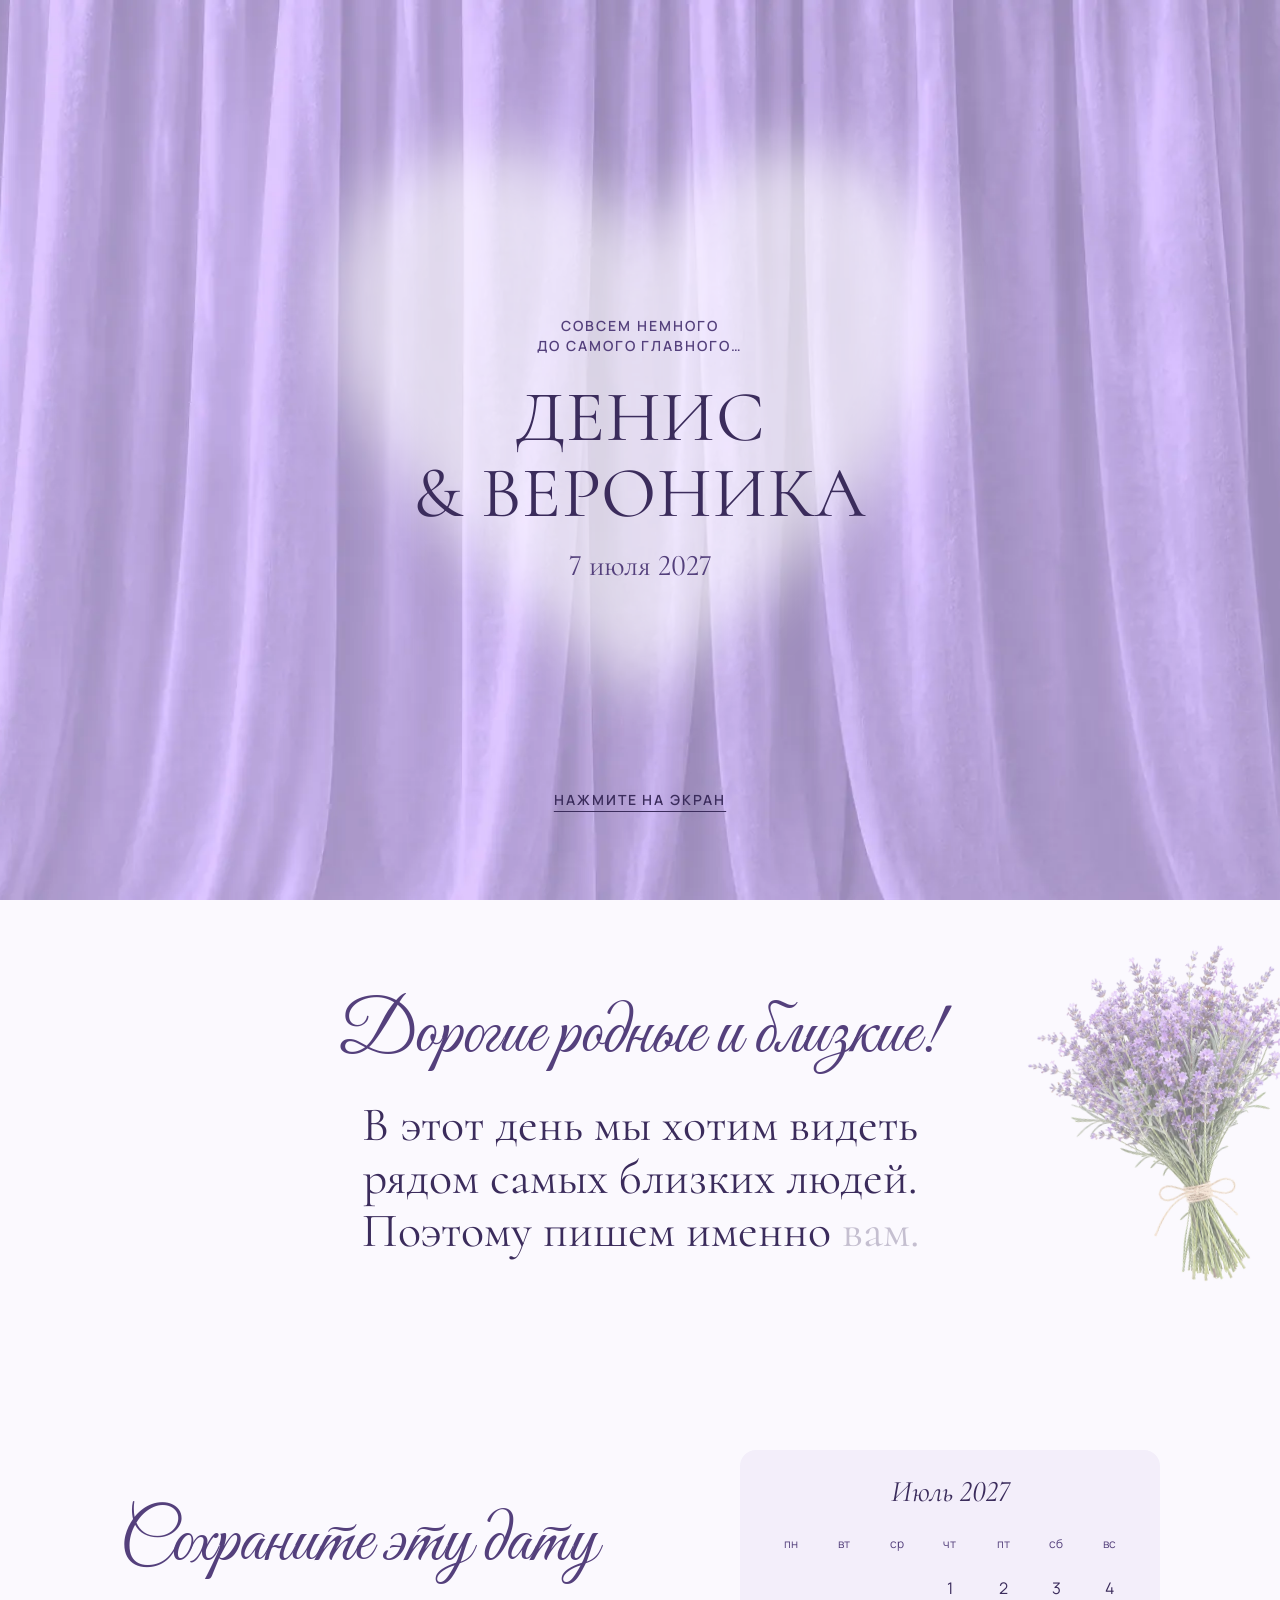
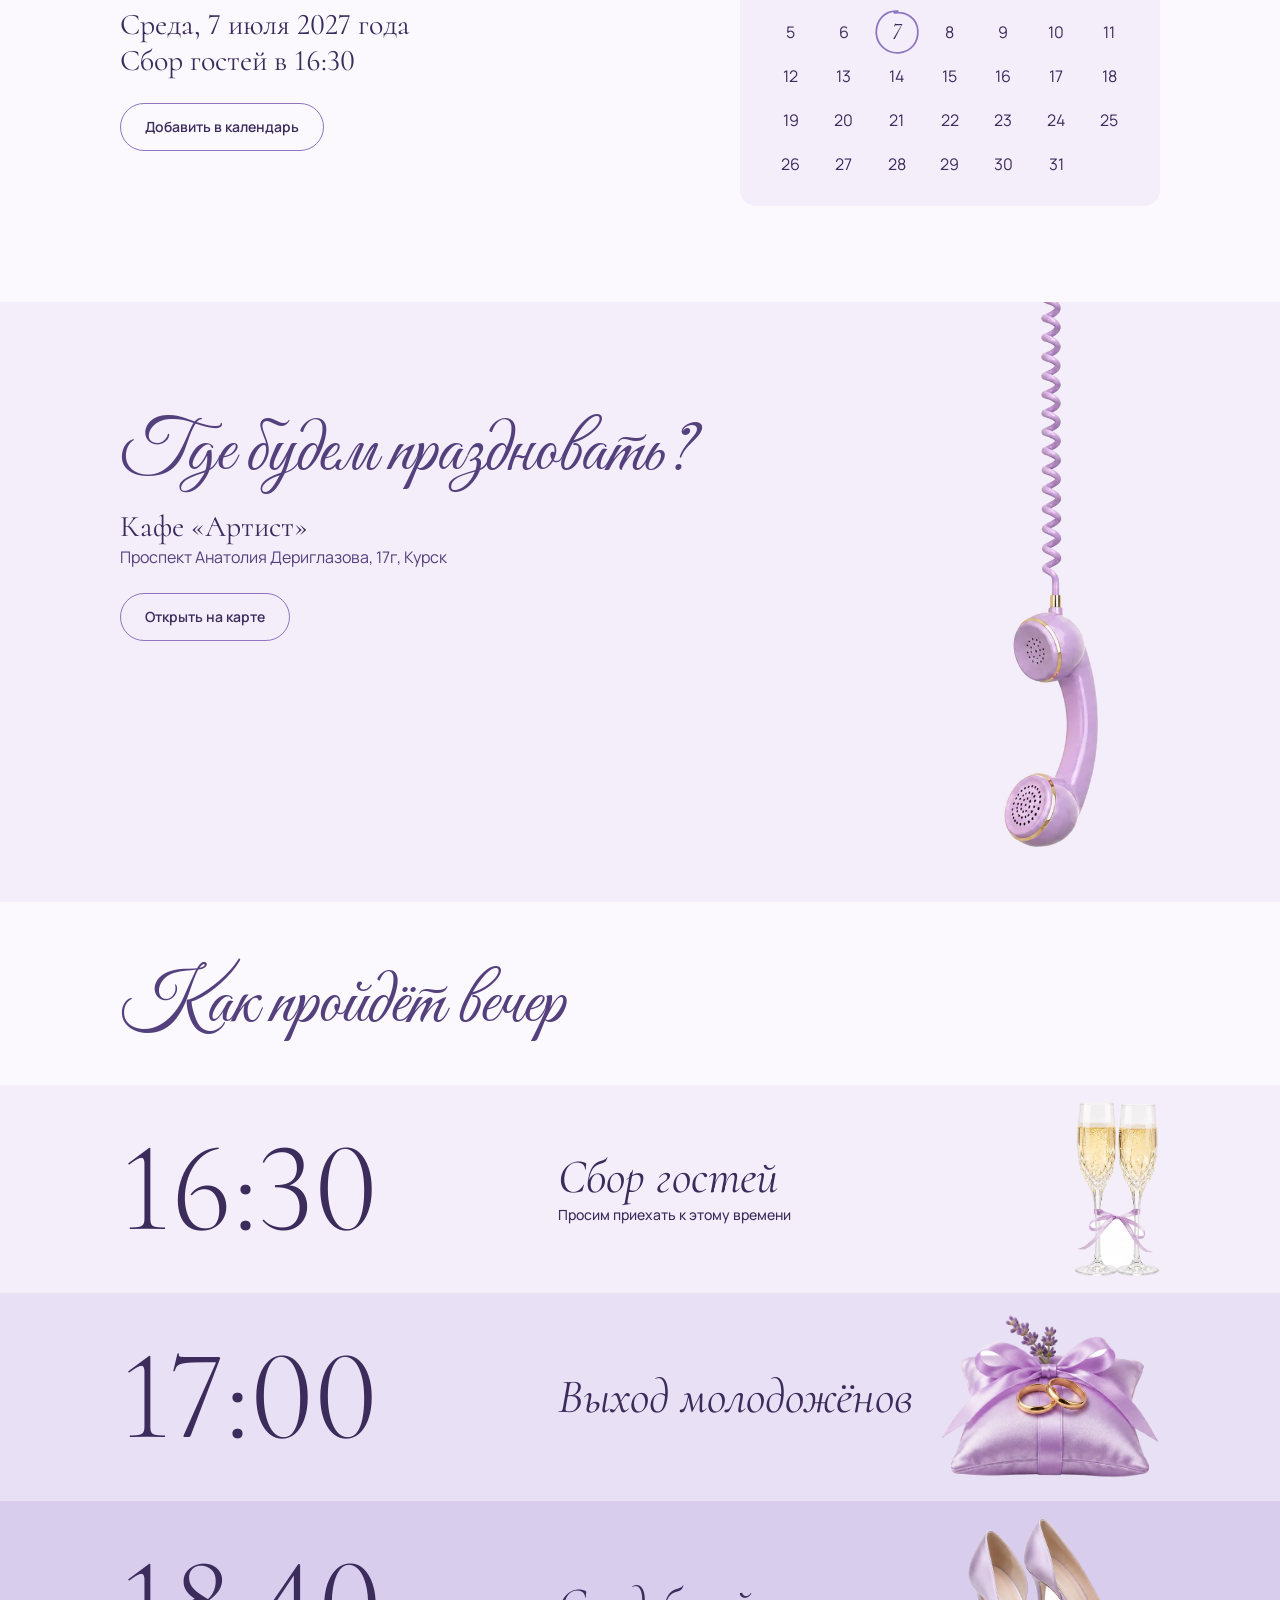
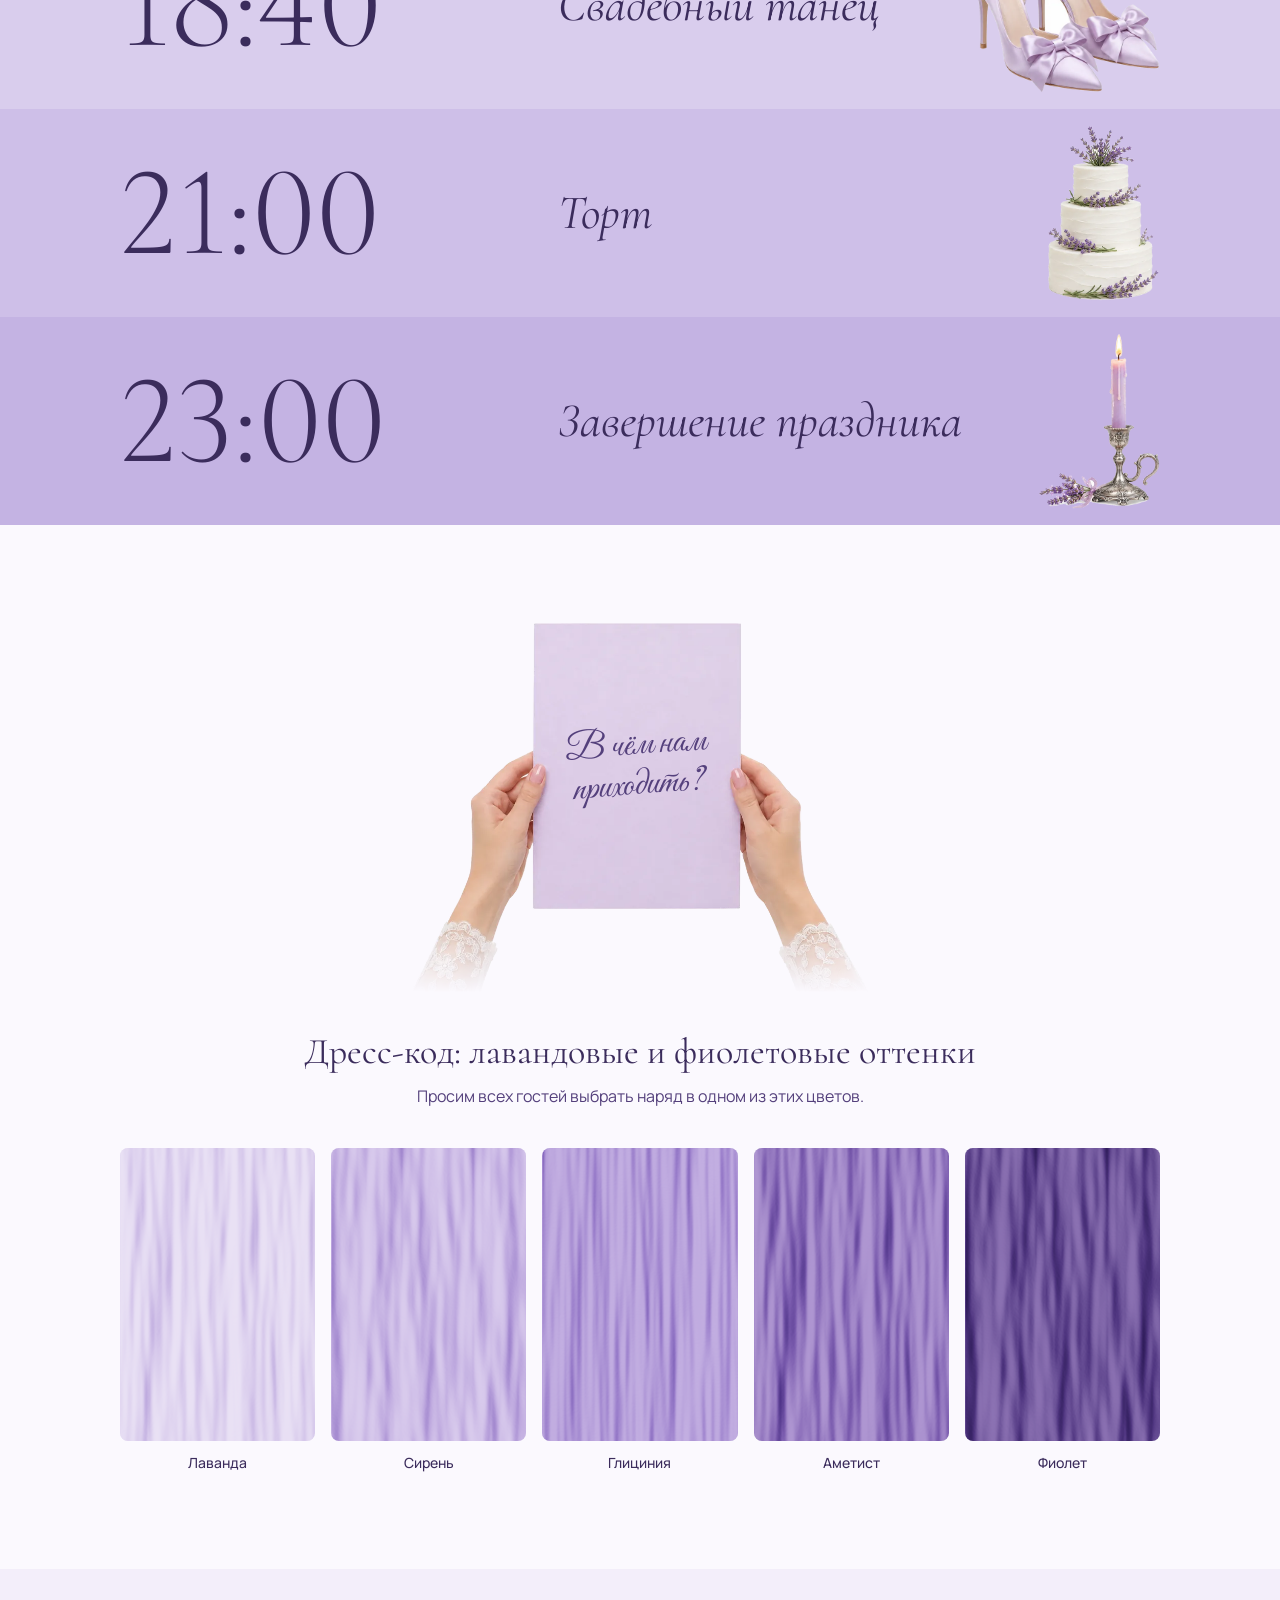
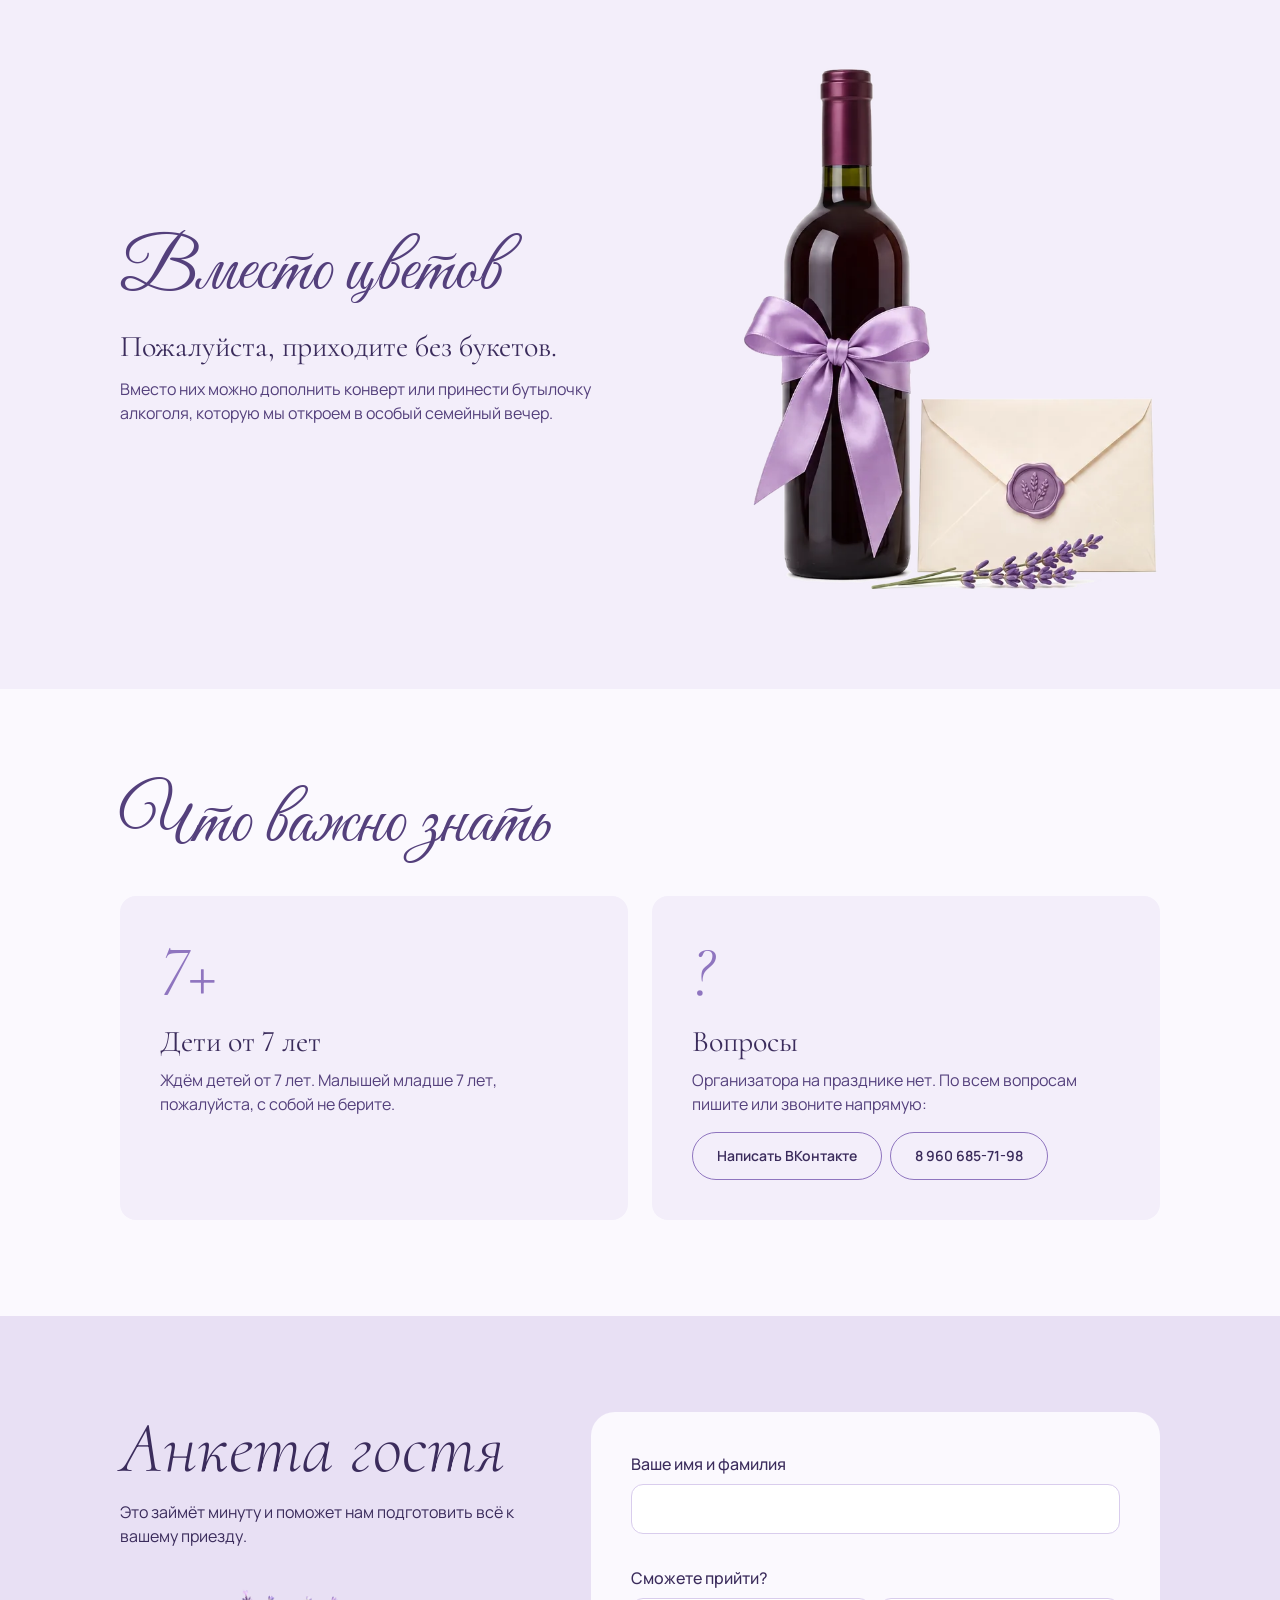
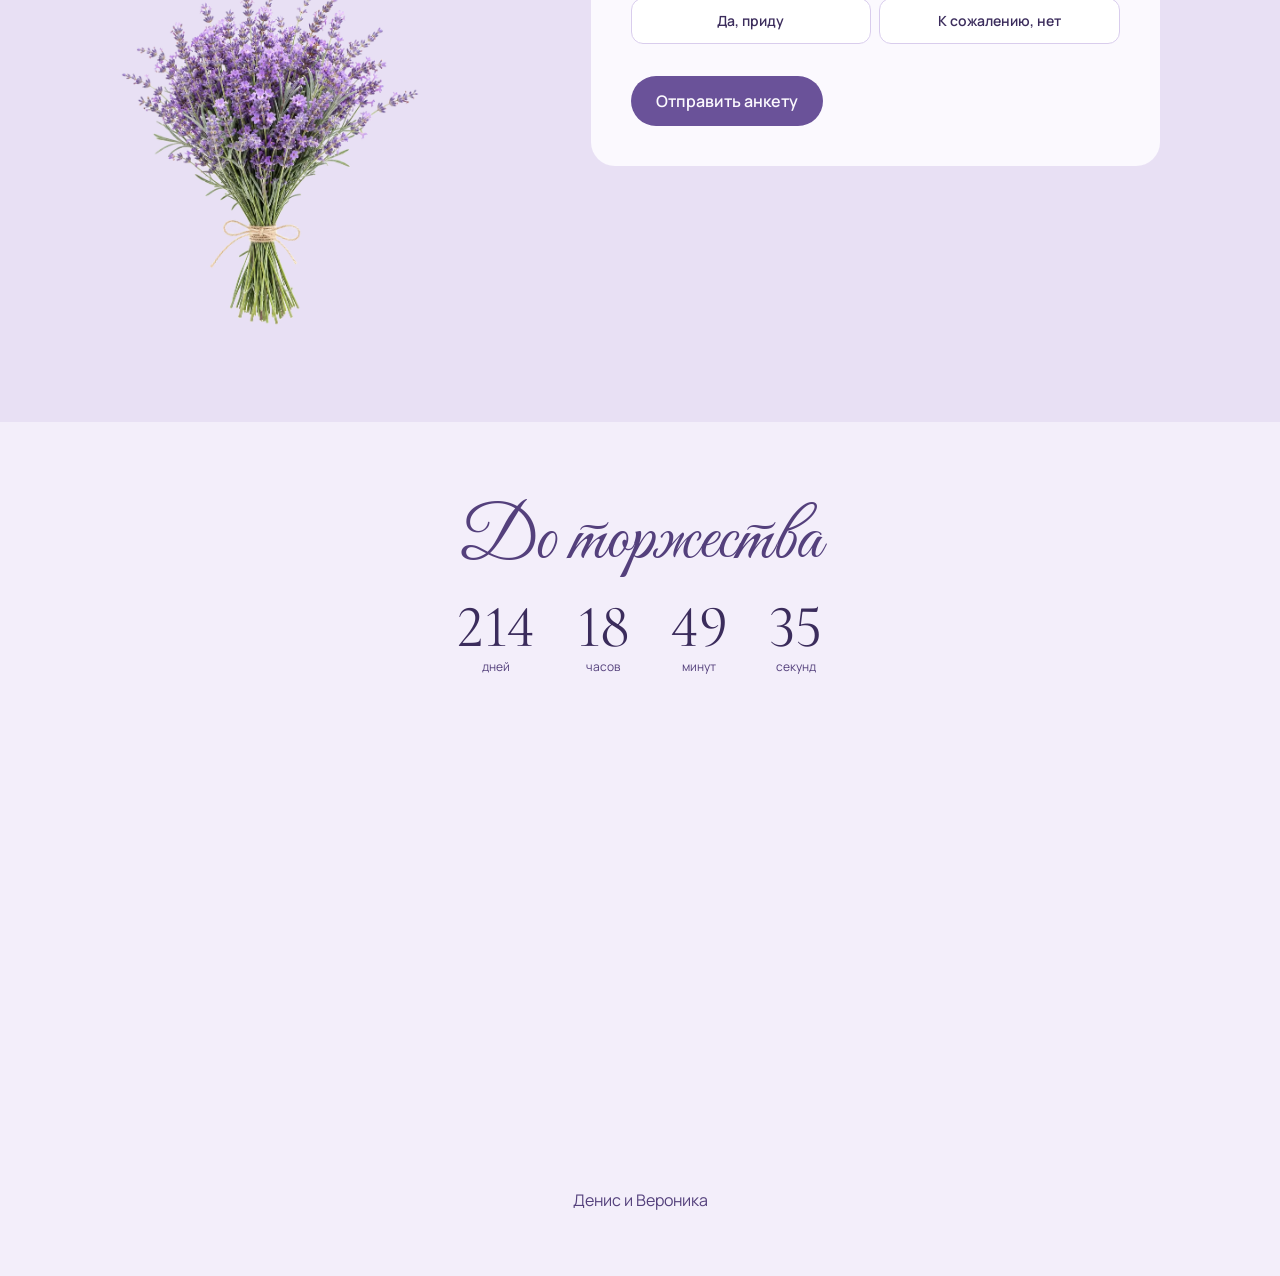
<file: index.html>
<!doctype html>
<html lang="ru">
<head>
  <meta charset="utf-8">
  <meta name="viewport" content="width=device-width, initial-scale=1, viewport-fit=cover">
  <title>Денис и Вероника · 07.07.2027</title>
  <meta name="description" content="Приглашение на свадьбу Дениса и Вероники. 7 июля 2027 года, кафе «Артист», сбор гостей в 16:30.">
  <meta name="robots" content="noindex, nofollow">
  <meta name="theme-color" content="#D2C3E9">

  <meta property="og:type" content="website">
  <meta property="og:locale" content="ru_RU">
  <meta property="og:title" content="Денис и Вероника приглашают вас на свадьбу">
  <meta property="og:description" content="7 июля 2027 года, кафе «Артист». Откройте приглашение.">
  <meta property="og:url" content="https://venarry.github.io/MarryVeronSite/">
  <meta property="og:image" content="https://venarry.github.io/MarryVeronSite/assets/og.png">
  <meta property="og:image:width" content="1200">
  <meta property="og:image:height" content="630">
  <meta name="twitter:card" content="summary_large_image">

  <link rel="icon" href="assets/favicon.svg" type="image/svg+xml">
  <link rel="preload" href="assets/img/curtain.webp" as="image" type="image/webp">
  <link rel="preload" href="assets/fonts/cormorant-cyrillic-400-normal.woff2" as="font" type="font/woff2" crossorigin>
  <link rel="stylesheet" href="css/style.css">
  <script>document.documentElement.classList.add('js', 'is-sealed')</script>
</head>
<body>
  <a class="skip-link body-5" href="#main">Перейти к приглашению</a>

  <!-- Занавес. Без JavaScript скрыт, и гость сразу видит страницу. Правую половину создаёт main.js. -->
  <button class="gate" id="gate" type="button" aria-label="Открыть приглашение">
    <span class="curtain curtain-left" aria-hidden="true">
      <span class="curtain-scene">
        <svg class="curtain-heart" viewBox="0 0 100 90"><path d="M50 88C20 64 2 46 2 26 2 12 13 2 26 2c10 0 19 6 24 15C55 8 64 2 74 2c13 0 24 10 24 24 0 20-18 38-48 62Z"/></svg>
        <span class="curtain-text">
          <span class="curtain-lead">Совсем немного<br>до самого главного…</span>
          <span class="curtain-names">Денис<br>&amp; Вероника</span>
          <span class="curtain-date">7 июля 2027</span>
          <span class="curtain-hint">Нажмите на экран</span>
        </span>
      </span>
    </span>
    <span class="gate-seam" aria-hidden="true"></span>
  </button>

  <svg class="defs" width="0" height="0" aria-hidden="true">
    <defs>
      <!-- Складки ткани на образцах дресс-кода -->
      <filter id="silk-1" x="0" y="0" width="100%" height="100%" color-interpolation-filters="sRGB">
        <feTurbulence type="fractalNoise" baseFrequency=".035 .004" numOctaves="3" seed="4"/>
        <feDiffuseLighting surfaceScale="9" lighting-color="#fff"><feDistantLight azimuth="20" elevation="52"/></feDiffuseLighting>
      </filter>
      <filter id="silk-2" x="0" y="0" width="100%" height="100%" color-interpolation-filters="sRGB">
        <feTurbulence type="fractalNoise" baseFrequency=".028 .005" numOctaves="3" seed="11"/>
        <feDiffuseLighting surfaceScale="10" lighting-color="#fff"><feDistantLight azimuth="160" elevation="50"/></feDiffuseLighting>
      </filter>
      <filter id="silk-3" x="0" y="0" width="100%" height="100%" color-interpolation-filters="sRGB">
        <feTurbulence type="fractalNoise" baseFrequency=".042 .003" numOctaves="3" seed="23"/>
        <feDiffuseLighting surfaceScale="8" lighting-color="#fff"><feDistantLight azimuth="40" elevation="54"/></feDiffuseLighting>
      </filter>
    </defs>
  </svg>

  <main id="main" tabindex="-1">

    <section class="hero" aria-labelledby="hero-title">
      <div class="hero-inner">
        <p class="caption-3 hero-kicker">Приглашение на нашу свадьбу</p>
        <h1 class="hero-names" id="hero-title">Денис<br>&amp; Вероника</h1>
        <div class="hero-side">
          <p class="body-3">Совсем скоро скажем друг другу:</p>
          <p class="script hero-yes">Да!</p>
        </div>

        <!-- Фото пары: assets/photos/couple.jpg, квадратное. Пока файла нет, видна подпись-заполнитель. -->
        <figure class="polaroid">
          <span class="polaroid-tape" aria-hidden="true"></span>
          <div class="polaroid-photo">
            <span class="polaroid-empty caption-2">Здесь будет ваше фото</span>
            <img src="assets/photos/couple.jpg" alt="Денис и Вероника" width="1200" height="1200" onerror="this.remove()">
          </div>
          <figcaption class="script">07.07.2027</figcaption>
        </figure>

        <dl class="hero-facts">
          <div><dt class="caption-4">Сбор гостей</dt><dd>16:30</dd></div>
          <div><dt class="caption-4">Место</dt><dd>Кафе «Артист»</dd></div>
        </dl>
        <a class="btn btn-primary button-md hero-cta" href="#anketa">Заполнить анкету гостя</a>
      </div>
      <p class="hero-scroll caption-2" aria-hidden="true">листайте вниз<span class="hero-arrow">↓</span></p>
    </section>

    <section class="vow" aria-labelledby="vow-title">
      <img class="side-pic side-pic-right" data-reveal="right" src="assets/img/lavender.webp" alt="" loading="lazy">
      <div class="vow-inner">
        <h2 class="script script-lg" id="vow-title" data-reveal>Дорогие родные и близкие!</h2>
        <p class="vow-text" data-words>В этот день мы хотим видеть<br class="wide-only">рядом самых близких людей.<br>Поэтому пишем именно вам.</p>
      </div>
    </section>

    <section class="when section" aria-labelledby="when-title" data-reveal>
      <div class="wrap when-grid">
        <div class="when-text">
          <h2 class="script script-lg" id="when-title">Сохраните эту дату</h2>
          <p class="where-date">Среда, 7 июля 2027 года</p>
          <p class="where-date">Сбор гостей в 16:30</p>
          <div class="where-actions">
            <a class="btn btn-outline button-sm" href="assets/svadba-denis-veronika.ics" download>Добавить в календарь</a>
          </div>
        </div>

        <div class="calendar" role="img" aria-label="Календарь на июль 2027 года, отмечена среда, 7 июля">
          <p class="calendar-month">Июль 2027</p>
          <div class="calendar-grid caption-5" aria-hidden="true">
            <span class="dow">пн</span><span class="dow">вт</span><span class="dow">ср</span><span class="dow">чт</span><span class="dow">пт</span><span class="dow">сб</span><span class="dow">вс</span>
            <span></span><span></span><span></span><span>1</span><span>2</span><span>3</span><span>4</span>
            <span>5</span><span>6</span><span class="day-mark"><b>7</b><svg viewBox="0 0 60 60"><path d="M31 6C15 5 6 17 6 31C7 45 18 55 32 54C46 53 55 42 54 28C53 15 42 6 27 8"/></svg></span><span>8</span><span>9</span><span>10</span><span>11</span>
            <span>12</span><span>13</span><span>14</span><span>15</span><span>16</span><span>17</span><span>18</span>
            <span>19</span><span>20</span><span>21</span><span>22</span><span>23</span><span>24</span><span>25</span>
            <span>26</span><span>27</span><span>28</span><span>29</span><span>30</span><span>31</span>
          </div>
        </div>
      </div>
    </section>

    <section class="where" aria-labelledby="where-title">
      <img class="where-phone" data-live src="assets/img/phone.webp" alt="" loading="lazy">
      <div class="wrap where-inner" data-reveal>
        <h2 class="script script-lg" id="where-title">Где будем праздновать?</h2>
        <p class="where-place">Кафе «Артист»</p>
        <address class="body-3">Проспект Анатолия Дериглазова, 17г, Курск</address>
        <div class="where-actions">
          <a class="btn btn-outline button-sm" href="https://yandex.ru/maps/org/artist/19796286776/" target="_blank" rel="noopener">Открыть на карте</a>
        </div>
      </div>
    </section>

    <section class="plan" aria-labelledby="plan-title">
      <div class="wrap plan-head" data-reveal>
        <h2 class="script script-lg" id="plan-title">Как пройдёт вечер</h2>
      </div>
      <ol class="plan-list">
        <li class="band band-1" data-reveal>
          <div class="wrap band-inner">
            <img class="band-pic" src="assets/img/band-1.webp" alt="" loading="lazy">
            <time class="band-time" datetime="2027-07-07T16:30">16:30</time>
            <p class="band-title">Сбор гостей <span class="band-note body-5">Просим приехать к этому времени</span></p>
          </div>
        </li>
        <li class="band band-2" data-reveal>
          <div class="wrap band-inner">
            <img class="band-pic" src="assets/img/band-2.webp" alt="" loading="lazy">
            <time class="band-time" datetime="2027-07-07T17:00">17:00</time>
            <p class="band-title">Выход молодожёнов</p>
          </div>
        </li>
        <li class="band band-3" data-reveal>
          <div class="wrap band-inner">
            <img class="band-pic" src="assets/img/band-3.webp" alt="" loading="lazy">
            <time class="band-time" datetime="2027-07-07T18:40">18:40</time>
            <p class="band-title">Свадебный танец</p>
          </div>
        </li>
        <li class="band band-4" data-reveal>
          <div class="wrap band-inner">
            <img class="band-pic" src="assets/img/band-4.webp" alt="" loading="lazy">
            <time class="band-time" datetime="2027-07-07T21:00">21:00</time>
            <p class="band-title">Торт</p>
          </div>
        </li>
        <li class="band band-5" data-reveal>
          <div class="wrap band-inner">
            <img class="band-pic" src="assets/img/band-5.webp" alt="" loading="lazy">
            <time class="band-time" datetime="2027-07-07T23:00">23:00</time>
            <p class="band-title">Завершение праздника</p>
          </div>
        </li>
      </ol>
    </section>

    <section class="dress section" aria-labelledby="dress-title">
      <div class="wrap">
        <div class="note-hands" data-reveal="zoom">
          <img src="assets/img/hands.webp" alt="" loading="lazy">
          <h2 class="script note-hands-text" id="dress-title">В чём нам<br>приходить?</h2>
        </div>
        <div class="dress-head" data-reveal>
          <p class="dress-rule">Дресс-код: лавандовые и фиолетовые оттенки</p>
          <p class="body-3 dress-text">Просим всех гостей выбрать наряд в одном из этих цветов.</p>
        </div>

        <!-- Когда появятся фото от декоратора: заменить <svg class="folds"> на <img src="assets/dress/имя.jpg" alt="Лаванда"> -->
        <ul class="swatches" data-reveal>
          <li class="swatch" style="--c: var(--dress-1)"><svg class="folds" aria-hidden="true"><rect width="100%" height="100%" filter="url(#silk-1)"/></svg><span class="caption-1">Лаванда</span></li>
          <li class="swatch" style="--c: var(--dress-2)"><svg class="folds" aria-hidden="true"><rect width="100%" height="100%" filter="url(#silk-2)"/></svg><span class="caption-1">Сирень</span></li>
          <li class="swatch" style="--c: var(--dress-3)"><svg class="folds" aria-hidden="true"><rect width="100%" height="100%" filter="url(#silk-3)"/></svg><span class="caption-1">Глициния</span></li>
          <li class="swatch" style="--c: var(--dress-4)"><svg class="folds" aria-hidden="true"><rect width="100%" height="100%" filter="url(#silk-1)"/></svg><span class="caption-1">Аметист</span></li>
          <li class="swatch" style="--c: var(--dress-5)"><svg class="folds" aria-hidden="true"><rect width="100%" height="100%" filter="url(#silk-2)"/></svg><span class="caption-1">Фиолет</span></li>
        </ul>
      </div>
    </section>

    <section class="gifts section" aria-labelledby="gifts-title">
      <div class="wrap gifts-grid">
        <div class="gifts-text" data-reveal>
          <h2 class="script script-lg" id="gifts-title">Вместо цветов</h2>
          <p class="gifts-lead">Пожалуйста, приходите без букетов.</p>
          <p class="body-3">Вместо них можно дополнить конверт или принести бутылочку алкоголя, которую мы откроем в особый семейный вечер.</p>
        </div>
        <img class="gifts-pic" data-reveal="right" src="assets/img/gift.webp" alt="" loading="lazy">
      </div>
    </section>

    <section class="notes section" aria-labelledby="notes-title">
      <div class="wrap">
        <h2 class="script script-lg" id="notes-title" data-reveal>Что важно знать</h2>
        <div class="notes-grid">
          <article class="note" data-reveal>
            <p class="note-mark" aria-hidden="true">7+</p>
            <h3 class="heading-5">Дети от 7 лет</h3>
            <p class="body-3">Ждём детей от 7 лет. Малышей младше 7 лет, пожалуйста, с собой не берите.</p>
          </article>
          <article class="note" data-reveal>
            <p class="note-mark" aria-hidden="true">?</p>
            <h3 class="heading-5">Вопросы</h3>
            <p class="body-3">Организатора на празднике нет. По всем вопросам пишите или звоните напрямую:</p>
            <div class="note-contact" data-contact></div>
          </article>
        </div>
      </div>
    </section>

    <section class="rsvp section" id="anketa" aria-labelledby="rsvp-title">
      <div class="wrap rsvp-grid">
        <div class="rsvp-head" data-reveal>
          <h2 class="heading-2" id="rsvp-title">Анкета гостя</h2>
          <p class="body-3">Это займёт минуту и поможет нам подготовить всё к вашему приезду.</p>
          <img class="rsvp-pic" src="assets/img/lavender.webp" alt="" loading="lazy">
        </div>

        <form class="form" id="rsvp-form" novalidate data-reveal>
          <div class="field">
            <label class="title-3" for="f-name">Ваше имя и фамилия</label>
            <input class="input body-3" id="f-name" name="name" type="text" autocomplete="name" required aria-describedby="f-name-error">
            <p class="error caption-2" id="f-name-error" hidden>Напишите, пожалуйста, имя и фамилию.</p>
          </div>

          <fieldset class="field" id="f-attend" aria-describedby="f-attend-error">
            <legend class="title-3">Сможете прийти?</legend>
            <div class="choices choices-two">
              <label class="choice"><input type="radio" name="attend" value="Да" required><span class="button-sm">Да, приду</span></label>
              <label class="choice"><input type="radio" name="attend" value="Нет"><span class="button-sm">К сожалению, нет</span></label>
            </div>
            <p class="error caption-2" id="f-attend-error" hidden>Выберите один из вариантов.</p>
          </fieldset>

          <div class="form-more" id="form-more" hidden>
            <div class="field">
              <label class="title-3" for="f-guests">С кем придёте?</label>
              <input class="input body-3" id="f-guests" name="guests" type="text" autocomplete="off" aria-describedby="f-guests-help">
              <p class="caption-2 help" id="f-guests-help">Имена спутников. Если придёте с ребёнком, укажите и возраст: ждём детей от 7 лет.</p>
            </div>

            <fieldset class="field">
              <legend class="title-3">Что будете пить?</legend>
              <div class="choices">
                <label class="choice"><input type="checkbox" name="drinks" value="Шампанское"><span class="button-sm">Шампанское</span></label>
                <label class="choice"><input type="checkbox" name="drinks" value="Белое вино"><span class="button-sm">Белое вино</span></label>
                <label class="choice"><input type="checkbox" name="drinks" value="Красное вино"><span class="button-sm">Красное вино</span></label>
                <label class="choice"><input type="checkbox" name="drinks" value="Крепкие напитки"><span class="button-sm">Крепкие напитки</span></label>
                <label class="choice"><input type="checkbox" name="drinks" value="Без алкоголя"><span class="button-sm">Без алкоголя</span></label>
                <label class="choice"><input type="checkbox" name="drinks" value="Другое" id="f-drinks-other-check" aria-controls="f-drinks-other-box"><span class="button-sm">Другое</span></label>
              </div>
              <div class="field drinks-other" id="f-drinks-other-box" hidden>
                <label class="caption-1" for="f-drinks-other">Что именно?</label>
                <input class="input body-3" id="f-drinks-other" name="drinksOther" type="text" autocomplete="off">
              </div>
            </fieldset>

            <div class="field">
              <label class="title-3" for="f-food">Есть аллергия или особенности в еде?</label>
              <input class="input body-3" id="f-food" name="food" type="text" autocomplete="off">
            </div>

            <div class="field">
              <label class="title-3" for="f-song">Под какую песню вы точно выйдете танцевать?</label>
              <input class="input body-3" id="f-song" name="song" type="text" autocomplete="off">
            </div>
          </div>

          <button class="btn btn-primary button-md" id="rsvp-submit" type="submit">Отправить анкету</button>
          <p class="form-status body-5" id="rsvp-status" role="status" hidden></p>
        </form>
      </div>
    </section>

    <footer class="finale" data-live>
      <div class="finale-hearts" aria-hidden="true"><span>♥</span><span>♥</span><span>♥</span><span>♥</span><span>♥</span><span>♥</span><span>♥</span></div>
      <div class="wrap finale-inner">
        <div class="timer" id="timer" data-reveal hidden>
          <p class="script script-lg">До торжества</p>
          <div class="timer-row" role="timer" aria-label="Обратный отсчёт до свадьбы">
            <div><b data-unit="days"></b><span class="caption-5" data-label="days"></span></div>
            <div><b data-unit="hours"></b><span class="caption-5" data-label="hours"></span></div>
            <div><b data-unit="minutes"></b><span class="caption-5" data-label="minutes"></span></div>
            <div><b data-unit="seconds"></b><span class="caption-5" data-label="seconds"></span></div>
          </div>
        </div>

        <div class="plate" data-reveal="zoom">
          <img src="assets/img/plate.webp" alt="" loading="lazy">
          <div class="plate-card">
            <p class="plate-line">Мы вас очень ждём!</p>
            <p class="script plate-love">и любим</p>
            <p class="caption-4">07.07.2027</p>
          </div>
        </div>
        <p class="body-3 finale-sub">Денис и Вероника</p>
      </div>
    </footer>
  </main>

  <script src="js/config.js"></script>
  <script src="js/main.js"></script>
</body>
</html>
</file>
<file: css/style.css>
/* Шрифты лежат в проекте, чтобы приглашение не зависело от внешних сервисов */
@font-face { font-family: Cormorant; font-weight: 300; font-style: normal; font-display: swap; src: url(../assets/fonts/cormorant-cyrillic-300-normal.woff2) format("woff2"); unicode-range: U+0301, U+0400-045F, U+0490-0491, U+04B0-04B1, U+2116; }
@font-face { font-family: Cormorant; font-weight: 300; font-style: normal; font-display: swap; src: url(../assets/fonts/cormorant-latin-300-normal.woff2) format("woff2"); unicode-range: U+0000-00FF, U+2000-206F; }
@font-face { font-family: Cormorant; font-weight: 400; font-style: normal; font-display: swap; src: url(../assets/fonts/cormorant-cyrillic-400-normal.woff2) format("woff2"); unicode-range: U+0301, U+0400-045F, U+0490-0491, U+04B0-04B1, U+2116; }
@font-face { font-family: Cormorant; font-weight: 400; font-style: normal; font-display: swap; src: url(../assets/fonts/cormorant-latin-400-normal.woff2) format("woff2"); unicode-range: U+0000-00FF, U+2000-206F; }
@font-face { font-family: Cormorant; font-weight: 300; font-style: italic; font-display: swap; src: url(../assets/fonts/cormorant-cyrillic-300-italic.woff2) format("woff2"); unicode-range: U+0301, U+0400-045F, U+0490-0491, U+04B0-04B1, U+2116; }
@font-face { font-family: Cormorant; font-weight: 300; font-style: italic; font-display: swap; src: url(../assets/fonts/cormorant-latin-300-italic.woff2) format("woff2"); unicode-range: U+0000-00FF, U+2000-206F; }
@font-face { font-family: Cormorant; font-weight: 400; font-style: italic; font-display: swap; src: url(../assets/fonts/cormorant-cyrillic-400-italic.woff2) format("woff2"); unicode-range: U+0301, U+0400-045F, U+0490-0491, U+04B0-04B1, U+2116; }
@font-face { font-family: Cormorant; font-weight: 400; font-style: italic; font-display: swap; src: url(../assets/fonts/cormorant-latin-400-italic.woff2) format("woff2"); unicode-range: U+0000-00FF, U+2000-206F; }
@font-face { font-family: Manrope; font-weight: 400; font-display: swap; src: url(../assets/fonts/manrope-cyrillic-400-normal.woff2) format("woff2"); unicode-range: U+0301, U+0400-045F, U+0490-0491, U+04B0-04B1, U+2116; }
@font-face { font-family: Manrope; font-weight: 400; font-display: swap; src: url(../assets/fonts/manrope-latin-400-normal.woff2) format("woff2"); unicode-range: U+0000-00FF, U+2000-206F; }
@font-face { font-family: Manrope; font-weight: 500; font-display: swap; src: url(../assets/fonts/manrope-cyrillic-500-normal.woff2) format("woff2"); unicode-range: U+0301, U+0400-045F, U+0490-0491, U+04B0-04B1, U+2116; }
@font-face { font-family: Manrope; font-weight: 500; font-display: swap; src: url(../assets/fonts/manrope-latin-500-normal.woff2) format("woff2"); unicode-range: U+0000-00FF, U+2000-206F; }
@font-face { font-family: Manrope; font-weight: 600; font-display: swap; src: url(../assets/fonts/manrope-cyrillic-600-normal.woff2) format("woff2"); unicode-range: U+0301, U+0400-045F, U+0490-0491, U+04B0-04B1, U+2116; }
@font-face { font-family: Manrope; font-weight: 600; font-display: swap; src: url(../assets/fonts/manrope-latin-600-normal.woff2) format("woff2"); unicode-range: U+0000-00FF, U+2000-206F; }
@font-face { font-family: "Great Vibes"; font-weight: 400; font-display: swap; src: url(../assets/fonts/greatvibes-cyrillic-400-normal.woff2) format("woff2"); unicode-range: U+0301, U+0400-045F, U+0490-0491, U+04B0-04B1, U+2116; }
@font-face { font-family: "Great Vibes"; font-weight: 400; font-display: swap; src: url(../assets/fonts/greatvibes-latin-400-normal.woff2) format("woff2"); unicode-range: U+0000-00FF, U+2000-206F; }

:root {
  /* ПАЛИТРА СТРАНИЦЫ. Все фоны светлые и нежные, заказчик просил без тёмных цветов. */
  --lav-50: #FBF9FE;
  --lav-100: #F3EEFA;
  --lav-200: #E8E0F4;
  --lav-300: #D9CDED;
  --lav-400: #C4B3E3;
  --lav-500: #8F75BF;
  --lav-700: #6A5299;
  --lav-800: #54407C;
  --lav-900: #3B2C5C;

  /* ЦВЕТА ДРЕСС-КОДА. Менять здесь, когда декоратор подтвердит оттенки. */
  --dress-1: #D6C8EB;
  --dress-2: #BBA5DD;
  --dress-3: #9C80CC;
  --dress-4: #7A5BAE;
  --dress-5: #4F3580;

  --paper: var(--lav-50);
  --ink: var(--lav-900);
  --ink-soft: var(--lav-800);
  --error: #9B1C4F;

  --s-25: 2px; --s-50: 4px; --s-75: 8px; --s-100: 12px; --s-200: 16px; --s-300: 24px;
  --s-400: 32px; --s-500: 40px; --s-600: 48px; --s-700: 64px; --s-800: 80px; --s-900: 96px;

  --ease: cubic-bezier(0.22, 1, 0.36, 1);
  --serif: Cormorant, "Times New Roman", serif;
  --sans: Manrope, system-ui, sans-serif;
  --hand: "Great Vibes", Cormorant, cursive;
}

*, *::before, *::after { box-sizing: border-box; }
html { scroll-behavior: smooth; -webkit-text-size-adjust: 100%; }
html.is-sealed { overflow: hidden; }
body { margin: 0; background: var(--paper); color: var(--ink); font-family: var(--sans); font-size: 16px; line-height: 24px; font-variant-numeric: lining-nums; overflow-x: clip; -webkit-font-smoothing: antialiased; }
h1, h2, h3, p, dl, dd, ol, ul, fieldset, legend, figure { margin: 0; padding: 0; border: 0; }
ol, ul { list-style: none; }
address { font-style: normal; }
h1, h2, h3 { font-weight: 400; text-wrap: balance; }
p { text-wrap: pretty; }
img { display: block; max-width: 100%; height: auto; }
main:focus { outline: none; }
.defs { position: absolute; }

/* Текстовые стили */
.script { font-family: var(--hand); font-weight: 400; color: var(--lav-800); line-height: 1.1; }
.script-lg { font-size: 48px; }
.heading-2 { font-family: var(--serif); font-style: italic; font-weight: 300; font-size: 48px; line-height: 1; }
.heading-5 { font-family: var(--serif); font-size: 30px; line-height: 36px; }
.title-3 { font-size: 16px; line-height: 24px; font-weight: 500; }
.body-3 { font-size: 16px; line-height: 24px; font-weight: 400; }
.body-5 { font-size: 14px; line-height: 20px; font-weight: 500; }
.button-md { font-size: 16px; line-height: 24px; font-weight: 600; }
.button-sm { font-size: 14px; line-height: 20px; font-weight: 600; }
.caption-1 { font-size: 14px; line-height: 20px; font-weight: 500; }
.caption-2 { font-size: 14px; line-height: 20px; font-weight: 400; }
.caption-3 { font-size: 12px; line-height: 16px; font-weight: 600; letter-spacing: .16em; text-transform: uppercase; }
.caption-4 { font-size: 12px; line-height: 16px; font-weight: 500; }
.caption-5 { font-size: 12px; line-height: 16px; font-weight: 400; }

.wrap { width: min(100%, 1120px); margin-inline: auto; padding-inline: var(--s-300); }
.section { padding-block: var(--s-800); }

.skip-link { position: fixed; top: var(--s-100); left: var(--s-100); z-index: 100; padding: var(--s-75) var(--s-100); background: var(--ink); color: var(--paper); border-radius: 8px; transform: translateY(-200%); }
.skip-link:focus { transform: none; }
.is-sealed .skip-link { display: none; }

/* Кнопки */
.btn { display: inline-flex; align-items: center; justify-content: center; min-height: 48px; padding: var(--s-100) var(--s-300); border-radius: 9999px; border: 1px solid transparent; text-decoration: none; cursor: pointer; transition: transform 500ms var(--ease), background-color 300ms var(--ease), color 300ms var(--ease), border-color 300ms var(--ease); font-family: var(--sans); }
.btn:hover { transform: translateY(-2px); }
.btn:active { transform: scale(.98); }
.btn-primary { background: var(--lav-700); color: var(--paper); }
.btn-primary:hover { background: var(--lav-800); }
.btn-primary[disabled] { background: var(--lav-500); cursor: progress; transform: none; }
.btn-outline { background: transparent; color: var(--ink); border-color: var(--lav-500); }
.btn-outline:hover { background: var(--lav-200); }
:focus-visible { outline: 2px solid var(--lav-500); outline-offset: 3px; }

/* ========== Занавес ========== */
.gate { display: none; }
.js .gate { position: fixed; inset: 0; z-index: 50; display: block; width: 100%; padding: 0; border: 0; background: none; color: var(--ink); cursor: pointer; overflow: hidden; -webkit-tap-highlight-color: transparent; font: inherit; }
.gate:focus-visible { outline-offset: -8px; }
.curtain { position: absolute; top: 0; bottom: 0; width: 50%; overflow: hidden; will-change: transform, opacity; }
.curtain-left { left: 0; transform-origin: 0 50%; }
.curtain-right { right: 0; transform-origin: 100% 50%; }
.curtain-scene { position: absolute; top: 0; bottom: 0; left: 0; width: 200%; display: block; background: var(--lav-400) url(../assets/img/curtain.webp) center / cover no-repeat; }
.curtain-right .curtain-scene { left: -100%; }
.curtain-heart { position: absolute; left: 50%; top: 47%; width: min(96%, 640px, 78vh); transform: translate(-50%, -50%); overflow: visible; mix-blend-mode: overlay; }
.curtain-heart path { fill: #fff; filter: blur(5px); opacity: .62; animation: heart-glow 3.2s cubic-bezier(.45, 0, .55, 1) infinite alternate; }
@keyframes heart-glow { from { opacity: .48; } to { opacity: .72; } }
.curtain-text { position: absolute; inset: 0; display: flex; flex-direction: column; align-items: center; justify-content: center; padding-inline: var(--s-300); text-align: center; }
.curtain-text > span { display: block; }
.curtain-lead { font-size: 12px; line-height: 16px; font-weight: 600; letter-spacing: .14em; text-transform: uppercase; color: var(--lav-800); margin-bottom: var(--s-300); }
.curtain-names { font-family: var(--serif); font-size: 48px; line-height: 1.05; text-transform: uppercase; letter-spacing: .01em; color: var(--ink); }
.curtain-date { font-family: var(--serif); font-size: 24px; line-height: 32px; margin-top: var(--s-200); color: var(--lav-800); }
.curtain-hint { position: absolute; left: 0; right: 0; bottom: max(var(--s-700), 10vh); font-size: 14px; line-height: 20px; font-weight: 600; letter-spacing: .14em; text-transform: uppercase; text-decoration: underline; text-underline-offset: 6px; color: var(--ink); animation: hint 1.8s cubic-bezier(.45, 0, .55, 1) infinite alternate; }
@keyframes hint { from { opacity: .55; } to { opacity: 1; } }
.gate-seam { position: absolute; left: 50%; top: 8%; bottom: 8%; width: 6px; margin-left: -3px; background: #fff; border-radius: 9999px; box-shadow: 0 0 24px 8px rgb(255 255 255 / .8); opacity: 0; transform-origin: 50% 50%; }

/* Лепестки при открытии */
.petal { position: fixed; z-index: 60; top: 0; left: 0; width: 14px; height: 9px; border-radius: 80% 15% 70% 25%; pointer-events: none; will-change: transform, opacity; }

/* ========== Первый экран ========== */
.hero { position: relative; min-height: 100vh; min-height: 100svh; display: flex; flex-direction: column; justify-content: center; padding: var(--s-400) 0 var(--s-700); background: var(--lav-100); overflow: hidden; }
.hero-inner { position: relative; width: min(100%, 1120px); margin-inline: auto; padding-inline: var(--s-300); display: grid; grid-template-columns: minmax(0, 1fr) minmax(0, 60%); column-gap: var(--s-200); grid-template-areas: "kicker kicker" "names names" "side photo" "facts facts" "cta cta"; }
.hero-kicker { grid-area: kicker; color: var(--lav-800); margin-bottom: var(--s-200); }
.hero-names { grid-area: names; font-family: var(--serif); font-size: 48px; line-height: 1.05; text-transform: uppercase; letter-spacing: .01em; margin-bottom: var(--s-300); }
.hero-side { grid-area: side; align-self: center; color: var(--ink-soft); }
.hero-yes { font-size: 60px; margin-top: var(--s-50); transform: rotate(-6deg); transform-origin: 0 50%; }
.polaroid { grid-area: photo; position: relative; padding: var(--s-75) var(--s-75) var(--s-100); background: #fff; border-radius: 2px; box-shadow: 0 16px 40px rgb(84 64 124 / .22); }
.polaroid-tape { position: absolute; top: -12px; left: 50%; width: 88px; height: 24px; margin-left: -44px; background: var(--lav-300); opacity: .8; transform: rotate(-3deg); }
.polaroid-photo { position: relative; aspect-ratio: 1; background: var(--lav-200); overflow: hidden; display: grid; place-items: center; text-align: center; padding: var(--s-100); }
.polaroid-photo img { position: absolute; inset: 0; width: 100%; height: 100%; object-fit: cover; }
.polaroid-empty { color: var(--lav-800); }
.polaroid figcaption { font-size: 30px; text-align: center; margin-top: var(--s-75); }
.hero-facts { grid-area: facts; display: flex; flex-wrap: wrap; gap: var(--s-100) var(--s-500); margin-block: var(--s-400); }
.hero-facts dt { color: var(--lav-800); margin-bottom: var(--s-25); }
.hero-facts dd { font-family: var(--serif); font-size: 30px; line-height: 36px; }
.hero-cta { grid-area: cta; justify-self: start; }
.hero-scroll { position: absolute; left: 0; right: 0; bottom: var(--s-200); text-align: center; color: var(--lav-800); }
.hero-arrow { display: block; font-size: 16px; animation: arrow 1.4s cubic-bezier(.45, 0, .55, 1) infinite alternate; }
@keyframes arrow { from { transform: translateY(-3px); } to { transform: translateY(4px); } }

/* Вход первого экрана после открытия занавеса */
.js .hero-inner > *, .js .hero-scroll { opacity: 0; }
.js.is-open .hero-inner > *, .js.is-open .hero-scroll { animation: rise 900ms var(--ease) 500ms forwards; }
.js.is-open .hero-names { animation-delay: 600ms; }
.js.is-open .hero-side { animation-delay: 750ms; }
.js.is-open .hero-facts { animation-delay: 900ms; }
.js.is-open .hero-cta { animation-delay: 1000ms; }
.js.is-open .hero-scroll { animation-delay: 1200ms; }
.js.is-open .polaroid { animation: photo-in 1300ms var(--ease) 650ms forwards, photo-float 6s cubic-bezier(.45, 0, .55, 1) 2s infinite alternate; }
@keyframes rise { from { opacity: 0; transform: translateY(var(--s-400)); } to { opacity: 1; transform: none; } }
@keyframes photo-in { from { opacity: 0; transform: translate(40%, 8%) rotate(14deg) scale(.9); } to { opacity: 1; transform: rotate(2.5deg); } }
@keyframes photo-float { from { transform: rotate(2.5deg) translateY(0); opacity: 1; } to { transform: rotate(1.5deg) translateY(-6px); opacity: 1; } }

/* ========== Обращение ========== */
.vow { position: relative; padding: var(--s-800) var(--s-300); display: flex; justify-content: center; background: var(--paper); overflow: hidden; }
.vow-inner { position: relative; max-width: 680px; text-align: center; display: grid; gap: var(--s-300); }
.vow-text { font-family: var(--serif); font-size: 30px; line-height: 36px; }
.vow-text .wide-only { display: none; }
.vow-text .w { opacity: .28; transition: opacity 500ms var(--ease); }
.vow-text .w.on { opacity: 1; }
.side-pic { position: absolute; top: 50%; width: 180px; opacity: .3; pointer-events: none; }
.side-pic-right { right: -72px; margin-top: -120px; rotate: -12deg; }

/* ========== Дата ========== */
.when-grid { display: grid; gap: var(--s-500); }
.when-text .script { margin-bottom: var(--s-300); }
.calendar { padding: var(--s-300); background: var(--lav-100); border-radius: 16px; max-width: 420px; width: 100%; }
.calendar-month { font-family: var(--serif); font-style: italic; font-size: 30px; line-height: 36px; margin-bottom: var(--s-200); text-align: center; }
.calendar-grid { display: grid; grid-template-columns: repeat(7, 1fr); text-align: center; row-gap: var(--s-75); font-size: 16px; line-height: 24px; }
.calendar-grid > span { display: flex; align-items: center; justify-content: center; height: 36px; }
.dow { color: var(--lav-800); font-size: 12px; line-height: 16px; }
.day-mark { position: relative; font-weight: 600; }
.day-mark b { font-family: var(--serif); font-size: 24px; line-height: 32px; font-weight: 400; font-style: italic; }
.day-mark svg { position: absolute; left: 50%; top: 50%; width: 52px; height: 52px; margin: -26px 0 0 -26px; overflow: visible; }
.day-mark path { fill: none; stroke: var(--lav-500); stroke-width: 2; stroke-linecap: round; stroke-dasharray: 200; stroke-dashoffset: 0; }
.js [data-reveal] .day-mark path { stroke-dashoffset: 200; }
.js [data-reveal].in .day-mark path { stroke-dashoffset: 0; transition: stroke-dashoffset 1400ms var(--ease) 400ms; }
.where-date, .where-place { font-family: var(--serif); font-size: 30px; line-height: 36px; }
.where-actions { display: flex; flex-wrap: wrap; gap: var(--s-100); margin-top: var(--s-300); }

/* ========== Место: трубка качается на шнуре ========== */
.where { position: relative; background: var(--lav-100); padding-block: var(--s-400) var(--s-800); overflow: hidden; }
.where-phone { display: block; width: 72px; margin-left: var(--s-300); margin-top: calc(var(--s-400) * -1); transform-origin: 50% 0; animation: swing 3.6s cubic-bezier(.45, 0, .55, 1) infinite alternate; }
.where-phone:not(.live) { animation-play-state: paused; }
@keyframes swing { from { transform: rotate(-3deg); } to { transform: rotate(3deg); } }
.where-inner .script { margin-block: var(--s-200) var(--s-200); }
.where-inner address { color: var(--ink-soft); }

/* ========== Программа: цвет густеет от сбора гостей к концу вечера, оставаясь светлым ========== */
.plan-head { padding-block: var(--s-700) var(--s-500); }
.band-inner { position: relative; display: grid; gap: var(--s-75); padding-block: var(--s-400); }
.band-pic { position: absolute; right: var(--s-300); top: var(--s-200); width: 112px; height: 104px; object-fit: contain; object-position: 100% 50%; }
.band-time { font-family: var(--serif); font-weight: 300; font-size: 72px; line-height: 1; }
.band-title { font-family: var(--serif); font-style: italic; font-size: 30px; line-height: 36px; }
.band-note { display: block; font-family: var(--sans); font-style: normal; margin-top: var(--s-50); }
.band { color: var(--ink); overflow: hidden; }
.band-1 { background: var(--lav-100); }
.band-2 { background: var(--lav-200); }
.band-3 { background: var(--lav-300); }
.band-4 { background: #CEBFE8; }
.band-5 { background: var(--lav-400); }
.js .band[data-reveal] .band-time { opacity: 0; transform: translateX(-48px); transition: opacity 800ms var(--ease), transform 800ms var(--ease); }
.js .band[data-reveal] .band-title { opacity: 0; transform: translateX(48px); transition: opacity 800ms var(--ease) 120ms, transform 800ms var(--ease) 120ms; }
.js .band[data-reveal] .band-pic { opacity: 0; transform: translateX(72px) rotate(8deg) scale(.9); transition: opacity 900ms var(--ease) 200ms, transform 1100ms var(--ease) 200ms; }
.js .band[data-reveal].in .band-time, .js .band[data-reveal].in .band-title, .js .band[data-reveal].in .band-pic { opacity: 1; transform: none; }

/* ========== Дресс-код: руки держат записку ========== */
.dress { background: var(--paper); overflow: hidden; }
.note-hands { position: relative; width: min(100%, 460px); margin: 0 auto var(--s-500); container-type: inline-size; }
.note-hands img { width: 100%; -webkit-mask-image: linear-gradient(#000 82%, transparent); mask-image: linear-gradient(#000 82%, transparent); }
.note-hands-text { position: absolute; left: 27%; width: 45%; top: 1%; height: 76%; display: flex; align-items: center; justify-content: center; text-align: center; font-size: 8cqw; transform: rotate(-4deg); }
.dress-head { max-width: 680px; margin: 0 auto var(--s-500); text-align: center; }
.dress-rule { font-family: var(--serif); font-size: 30px; line-height: 36px; text-wrap: balance; }
.dress-text { margin-top: var(--s-100); color: var(--ink-soft); }
.swatches { display: grid; grid-template-columns: repeat(5, 1fr); gap: var(--s-75); }
.swatch { position: relative; display: flex; flex-direction: column; gap: var(--s-100); text-align: center; min-width: 0; }
.swatch::before { content: ""; display: block; aspect-ratio: 1 / 4; background: var(--c); border-radius: 8px; }
.swatch .folds, .swatch img { position: absolute; top: 0; left: 0; width: 100%; aspect-ratio: 1 / 4; height: auto; border-radius: 8px; mix-blend-mode: soft-light; object-fit: cover; }
.swatch img { mix-blend-mode: normal; }
.swatch span { font-size: 12px; line-height: 16px; }

/* ========== Вместо цветов ========== */
.gifts { background: var(--lav-100); overflow: hidden; }
.gifts-grid { display: grid; gap: var(--s-400); align-items: center; }
.gifts-text .script { margin-bottom: var(--s-200); }
.gifts-lead { font-family: var(--serif); font-size: 30px; line-height: 36px; margin-bottom: var(--s-100); }
.gifts-text .body-3 { color: var(--ink-soft); }
.gifts-pic { width: min(72%, 320px); justify-self: end; }

/* ========== Что важно знать ========== */
.notes .script-lg { margin-bottom: var(--s-400); }
.notes-grid { display: grid; gap: var(--s-200); }
.note { padding: var(--s-400) var(--s-300); background: var(--lav-100); border-radius: 16px; }
.note-mark { font-family: var(--serif); font-style: italic; font-weight: 300; font-size: 72px; line-height: 1; color: var(--lav-500); margin-bottom: var(--s-200); }
.note .heading-5 { margin-bottom: var(--s-75); }
.note .body-3 { color: var(--ink-soft); }
.note-contact { display: flex; flex-wrap: wrap; gap: var(--s-75); margin-top: var(--s-200); }
.contact-empty { display: inline-block; padding: var(--s-50) var(--s-100); border: 1px dashed var(--lav-500); border-radius: 8px; font-size: 14px; line-height: 20px; color: var(--lav-800); }

/* ========== Анкета ========== */
.rsvp { background: var(--lav-200); scroll-margin-top: 0; }
.rsvp-grid { display: grid; gap: var(--s-500); }
.rsvp-head .heading-2 { margin-bottom: var(--s-200); }
.rsvp-pic { display: none; }
.form { display: grid; gap: var(--s-300); padding: var(--s-300); background: var(--paper); border-radius: 24px; }
.form-more { display: grid; gap: var(--s-300); }
.form-more[hidden] { display: none; }
.field { display: grid; gap: var(--s-75); min-width: 0; }
.field legend { margin-bottom: var(--s-75); }
.input { width: 100%; min-height: 48px; padding: var(--s-100) var(--s-200); background: #fff; color: var(--ink); border: 1px solid var(--lav-300); border-radius: 12px; font-family: var(--sans); font-size: 16px; transition: border-color 300ms var(--ease); }
.input:hover { border-color: var(--lav-500); }
.input:focus { outline: 2px solid var(--lav-500); outline-offset: 1px; border-color: var(--lav-500); }
.input[aria-invalid="true"] { border-color: var(--error); }
.help { color: var(--lav-700); }
.error { color: var(--error); }
.error[hidden] { display: none; }
.choices { display: flex; flex-wrap: wrap; gap: var(--s-75); }
.choices-two { display: grid; grid-template-columns: 1fr 1fr; }
.choice { position: relative; display: block; cursor: pointer; }
.choice input { position: absolute; inset: 0; width: 100%; height: 100%; margin: 0; opacity: 0; cursor: pointer; }
.choice span { display: flex; align-items: center; justify-content: center; min-height: 44px; height: 100%; padding: var(--s-100) var(--s-200); text-align: center; border: 1px solid var(--lav-300); border-radius: 12px; background: #fff; transition: background-color 300ms var(--ease), color 300ms var(--ease), border-color 300ms var(--ease), transform 500ms var(--ease); }
.choice:hover span { border-color: var(--lav-500); background: var(--lav-100); }
.choice:active span { transform: scale(.98); }
.choice input:checked + span { background: var(--lav-700); border-color: var(--lav-700); color: var(--paper); }
.choice input:focus-visible + span { outline: 2px solid var(--lav-500); outline-offset: 2px; }
.drinks-other { margin-top: var(--s-100); }
.drinks-other[hidden] { display: none; }
.form .btn { width: 100%; }
.form-status[hidden] { display: none; }
.form-status { padding: var(--s-100) var(--s-200); border-radius: 12px; background: var(--lav-100); color: var(--ink); }
.form-status.is-error { background: #F9E6EE; color: var(--error); }
.form-done { padding: var(--s-400) var(--s-300); background: var(--paper); border-radius: 24px; }
.form-done p:first-child { font-family: var(--serif); font-size: 36px; line-height: 40px; margin-bottom: var(--s-100); }
.form-done:focus { outline: none; }

/* ========== Финал ========== */
.finale { position: relative; padding-block: var(--s-800) var(--s-700); background: var(--lav-100); overflow: hidden; text-align: center; }
.finale-inner { position: relative; display: grid; justify-items: center; gap: var(--s-600); }
.timer[hidden] { display: none; }
.timer-row { display: flex; justify-content: center; gap: var(--s-300); margin-top: var(--s-200); }
.timer-row div { display: grid; gap: var(--s-25); min-width: 56px; }
.timer-row b { font-family: var(--serif); font-weight: 400; font-size: 36px; line-height: 40px; }
.timer-row span { color: var(--lav-800); }
.plate { position: relative; width: min(100%, 420px); }
.plate > img { width: 100%; }
.plate-card { position: absolute; left: 50%; top: 50%; width: 76%; padding: var(--s-300) var(--s-200); background: #fff; color: var(--ink); box-shadow: 0 8px 24px rgb(84 64 124 / .25); transform: translate(-50%, -50%) rotate(-5deg); }
.plate-line { font-family: var(--serif); font-size: 30px; line-height: 36px; text-transform: uppercase; }
.plate-love { font-size: 36px; }
.plate-card .caption-4 { margin-top: var(--s-75); color: var(--lav-800); }
.finale-sub { color: var(--ink-soft); }
.finale-hearts { position: absolute; inset: 0; pointer-events: none; }
.finale-hearts span { position: absolute; bottom: -24px; left: calc(var(--i) * 13% + 6%); font-size: 18px; color: var(--lav-400); animation: float-up 9s cubic-bezier(.3, .2, .7, .8) infinite; opacity: 0; }
.finale-hearts span:nth-child(1) { --i: 0; animation-delay: 0s; }
.finale-hearts span:nth-child(2) { --i: 1; animation-delay: -3s; font-size: 12px; }
.finale-hearts span:nth-child(3) { --i: 2; animation-delay: -6s; }
.finale-hearts span:nth-child(4) { --i: 3; animation-delay: -1.5s; font-size: 14px; }
.finale-hearts span:nth-child(5) { --i: 4; animation-delay: -4.5s; }
.finale-hearts span:nth-child(6) { --i: 5; animation-delay: -7.5s; font-size: 12px; }
.finale-hearts span:nth-child(7) { --i: 6; animation-delay: -2.5s; }
.finale:not(.live) .finale-hearts span { animation-play-state: paused; }
@keyframes float-up { 0% { transform: translateY(0) rotate(-10deg); opacity: 0; } 15% { opacity: .9; } 85% { opacity: .6; } 100% { transform: translateY(-640px) rotate(14deg); opacity: 0; } }

/* Появление при прокрутке */
.js [data-reveal]:not(.band) { opacity: 0; transform: translateY(var(--s-400)); transition: opacity 800ms var(--ease), transform 800ms var(--ease); }
.js [data-reveal="right"]:not(.band) { transform: translateX(72px); }
.js [data-reveal="zoom"]:not(.band) { transform: scale(.86) rotate(-3deg); }
.js [data-reveal]:not(.band).in { opacity: 1; transform: none; }
.js .side-pic[data-reveal].in { opacity: .3; }

/* ========== Шире телефона ========== */
@media (min-width: 768px) {
  .section { padding-block: var(--s-900); }
  .wrap, .hero-inner { padding-inline: var(--s-500); }
  .script-lg { font-size: 72px; }
  .curtain-names { font-size: 72px; }
  .curtain-lead { font-size: 14px; line-height: 20px; }
  .curtain-date { font-size: 30px; line-height: 36px; }
  .hero-inner { grid-template-columns: minmax(0, 1fr) minmax(0, 44%); column-gap: var(--s-700); grid-template-areas: "kicker photo" "names photo" "side photo" "facts photo" "cta photo"; align-items: center; }
  .hero-names { font-size: 72px; }
  .hero-yes { font-size: 96px; }
  .polaroid { padding: var(--s-200) var(--s-200) var(--s-300); }
  .polaroid figcaption { font-size: 48px; }
  .vow { padding-block: var(--s-900); }
  .vow-text .wide-only { display: inline; }
  .vow-inner { max-width: 900px; }
  .vow-text { font-size: 48px; line-height: 1.1; }
  .side-pic { width: 300px; opacity: .55; }
  .js .side-pic[data-reveal].in { opacity: .55; }
  .side-pic-right { right: -60px; margin-top: -180px; }
  .when-grid { grid-template-columns: 1fr minmax(0, 420px); align-items: center; gap: var(--s-800); }
  .where { padding-block: 0 var(--s-900); min-height: 600px; }
  .where-phone { position: absolute; top: 0; right: 14%; width: 100px; margin: 0; }
  .where-inner { padding-top: var(--s-900); }
  .band-inner { grid-template-columns: minmax(0, 5fr) minmax(0, 7fr); align-items: center; padding-block: var(--s-500); }
  .band-time { font-size: 128px; }
  .band-pic { right: var(--s-500); top: 50%; width: 220px; height: 176px; margin-top: -88px; }
  .band-title { font-size: 48px; line-height: 1; }
  .swatches { gap: var(--s-200); }
  .swatch::before, .swatch .folds, .swatch img { aspect-ratio: 2 / 3; }
  .swatch span { font-size: 14px; line-height: 20px; }
  .dress-rule { font-size: 36px; line-height: 40px; }
  .gifts-grid { grid-template-columns: minmax(0, 1fr) minmax(0, 420px); gap: var(--s-800); }
  .gifts-pic { width: 100%; }
  .notes-grid { grid-template-columns: 1fr 1fr; gap: var(--s-300); }
  .note { padding: var(--s-500); }
  .heading-2 { font-size: 72px; }
  .rsvp-grid { grid-template-columns: minmax(0, 5fr) minmax(0, 7fr); gap: var(--s-700); align-items: start; }
  .rsvp-pic { display: block; width: min(100%, 300px); margin-top: var(--s-500); }
  .form { padding: var(--s-500); gap: var(--s-400); }
  .form .btn { width: auto; justify-self: start; }
  .timer-row { gap: var(--s-500); }
  .timer-row b { font-size: 60px; line-height: 1; }
}

@media (prefers-reduced-motion: reduce) {
  html { scroll-behavior: auto; }
  *, *::before, *::after { animation-duration: 1ms !important; animation-iteration-count: 1 !important; animation-delay: 0ms !important; transition-duration: 200ms !important; transition-delay: 0ms !important; }
  .js [data-reveal]:not(.band), .js .band[data-reveal] .band-time, .js .band[data-reveal] .band-title, .js .band[data-reveal] .band-pic { transform: none; }
  .vow-text .w { opacity: 1; }
  .js.is-open .polaroid { animation: none; opacity: 1; transform: rotate(2.5deg); }
  .finale-hearts { display: none; }
}

/* ========== Страница 404 ========== */
.lost { display: grid; place-items: center; min-height: 100vh; padding: var(--s-300); }
.lost-inner { display: grid; justify-items: center; gap: var(--s-200); text-align: center; }
</file>
